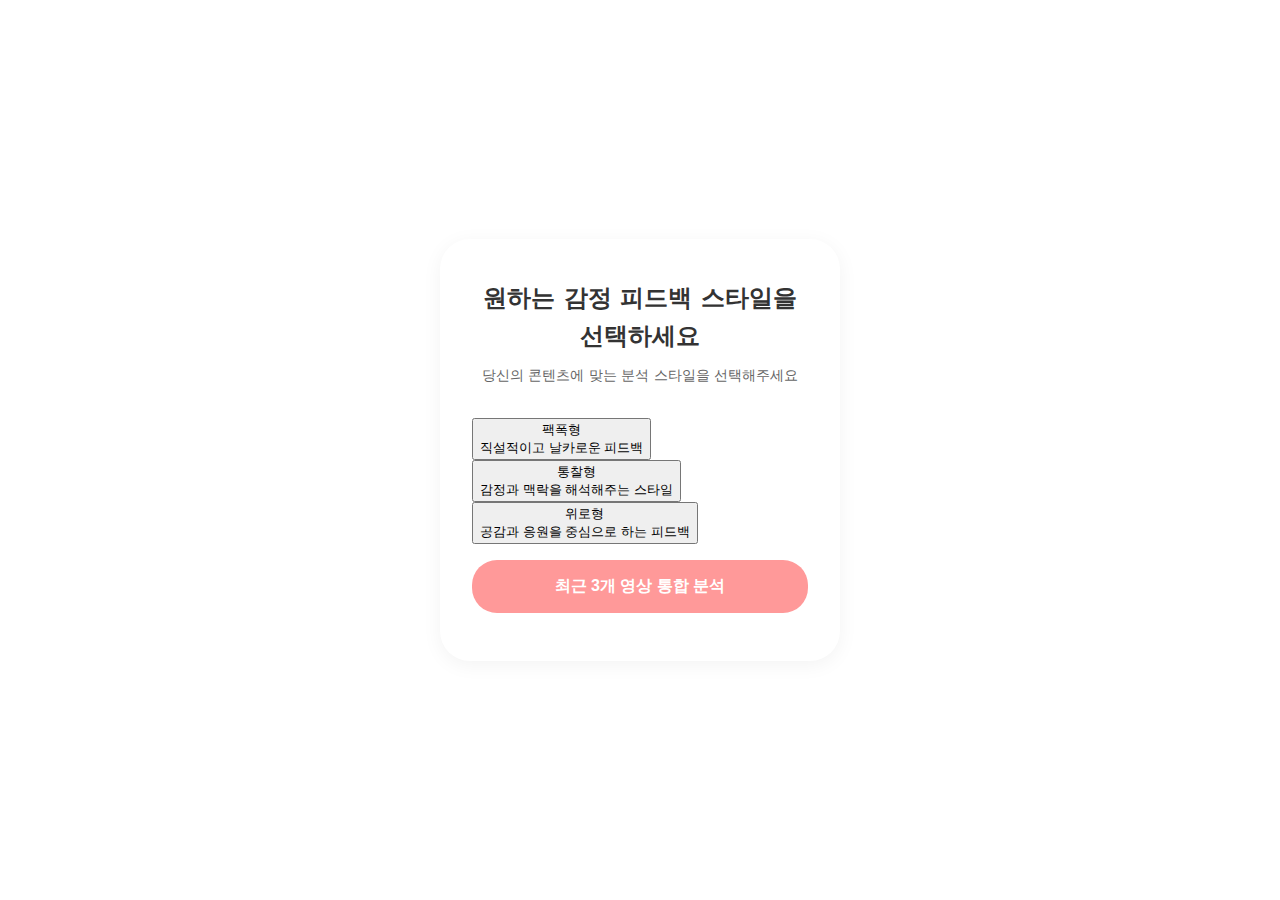
<file: public/index.html>
<!DOCTYPE html>
<html lang="ko">
<head>
  <meta charset="UTF-8">
  <meta name="viewport" content="width=device-width, initial-scale=1.0">
  <title>YouTube 감정 분석 | Mood Check ✨</title>
  <link rel="stylesheet" href="viral-style.css">
</head>
<body>
  <div class="container">
    <div class="card">
      <div class="header">
        <h1>원하는 감정 피드백 스타일을 선택하세요</h1>
        <p>당신의 콘텐츠에 맞는 분석 스타일을 선택해주세요</p>
      </div>

      <div class="style-options">
        <button class="style-button fact-button" onclick="selectStyle('fact')">
          팩폭형
          <div class="style-description">직설적이고 날카로운 피드백</div>
        </button>
        
        <button class="style-button insight-button" onclick="selectStyle('insight')">
          통찰형
          <div class="style-description">감정과 맥락을 해석해주는 스타일</div>
        </button>
        
        <button class="style-button comfort-button" onclick="selectStyle('comfort')">
          위로형
          <div class="style-description">공감과 응원을 중심으로 하는 피드백</div>
        </button>
      </div>

      <div class="action-section">
        <button class="button" onclick="analyzeRecent()">
          최근 3개 영상 통합 분석
        </button>
      </div>
    </div>
  </div>

  <script>
    function selectStyle(style) {
      window.location.href = `/upload.html?style=${style}`;
    }

    function analyzeRecent() {
      fetch('/analyze-recent', {
        method: 'POST'
      })
      .then(response => response.json())
      .then(data => {
        window.location.href = "/combined-result.html";
      })
      .catch(error => {
        console.error('Error:', error);
        alert('분석 중 오류가 발생했습니다.');
      });
    }
  </script>
</body>
</html>
</file>
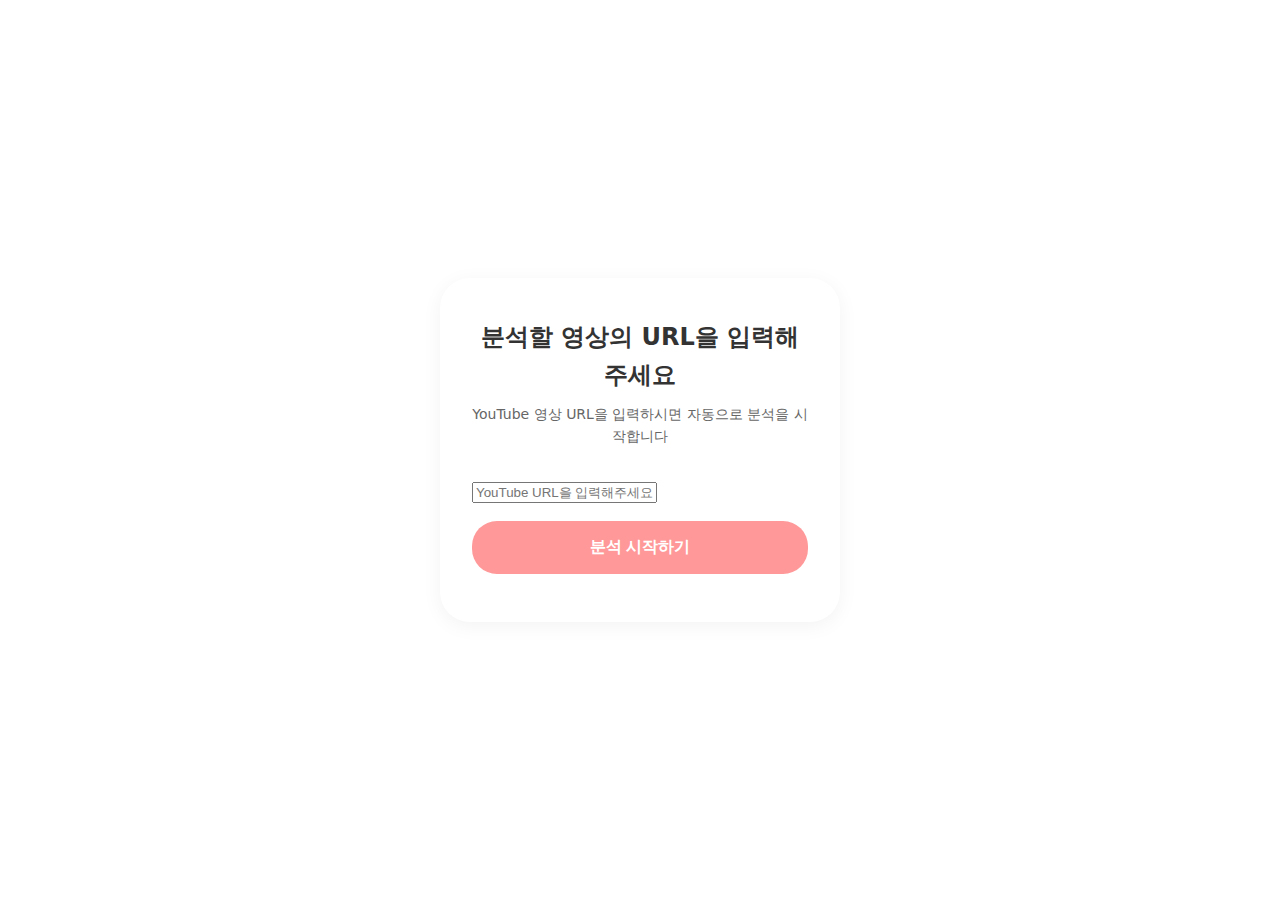
<file: public/upload.html>
<!DOCTYPE html>
<html lang="ko">
<head>
    <meta charset="UTF-8">
    <meta name="viewport" content="width=device-width, initial-scale=1.0">
    <title>영상 업로드 | Mood Check ✨</title>
    <link rel="stylesheet" href="viral-style.css">
</head>
<body>
    <div class="container">
        <div class="card">
            <div class="header">
                <h1>분석할 영상의 URL을 입력해주세요</h1>
                <p>YouTube 영상 URL을 입력하시면 자동으로 분석을 시작합니다</p>
            </div>

            <div class="input-section">
                <input type="url" 
                       id="videoUrl" 
                       class="input-field" 
                       placeholder="YouTube URL을 입력해주세요">
                <div class="error-message" id="errorMessage"></div>
            </div>

            <div class="action-section">
                <button class="button" onclick="analyzeVideo()">분석 시작하기</button>
            </div>

            <div class="loading" id="loading">
                <div class="loading-spinner"></div>
                <p>영상을 분석하고 있습니다...</p>
            </div>
        </div>
    </div>

    <script>
        function analyzeVideo() {
            const videoUrl = document.getElementById('videoUrl').value;
            const loading = document.getElementById('loading');
            const errorMessage = document.getElementById('errorMessage');
            const selectedStyle = getSelectedStyle();

            if (!videoUrl) {
                errorMessage.textContent = 'URL을 입력해주세요';
                errorMessage.style.display = 'block';
                return;
            }

            loading.style.display = 'block';
            errorMessage.style.display = 'none';

            fetch('/analyze', {
                method: 'POST',
                headers: {
                    'Content-Type': 'application/json'
                },
                body: JSON.stringify({ 
                    videoUrl,
                    style: selectedStyle
                })
            })
            .then(response => response.json())
            .then(data => {
                if (data.error) {
                    throw new Error(data.error);
                }
                window.location.href = '/result.html';
            })
            .catch(error => {
                errorMessage.textContent = error.message || '분석 중 오류가 발생했습니다';
                errorMessage.style.display = 'block';
                loading.style.display = 'none';
            });
        }

        function getSelectedStyle() {
            const urlParams = new URLSearchParams(window.location.search);
            return urlParams.get('style') || 'comfort';
        }
    </script>
</body>
</html>
</file>
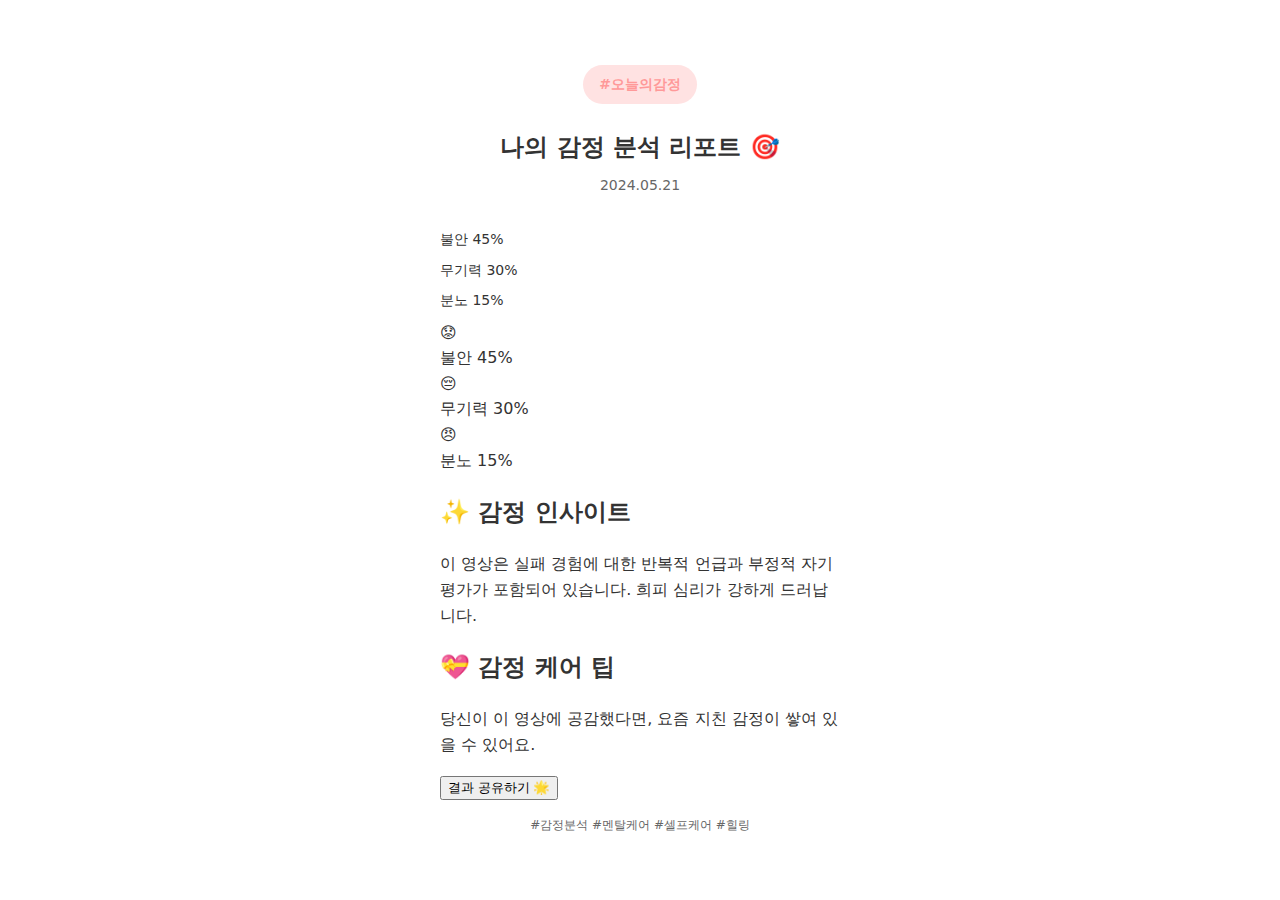
<file: public/viral-style.html>
<!DOCTYPE html>
<html lang="ko">
<head>
    <meta charset="UTF-8">
    <meta name="viewport" content="width=device-width, initial-scale=1.0">
    <title>감정 분석 결과 | Mood Check ✨</title>
    <link rel="stylesheet" href="viral-style.css">
    <link rel="preconnect" href="https://fonts.googleapis.com">
    <link rel="preconnect" href="https://fonts.gstatic.com" crossorigin>
    <link href="https://fonts.googleapis.com/css2?family=Noto+Sans+KR:wght@400;700&display=swap" rel="stylesheet">
</head>
<body>
    <div class="container">
        <div class="result-card">
            <div class="header">
                <div class="tag">#오늘의감정</div>
                <h1>나의 감정 분석 리포트 🎯</h1>
                <p class="subtitle">2024.05.21</p>
            </div>

            <div class="mood-chart">
                <div class="chart-container">
                    <div class="emotion-ring">
                        <div class="emotion-segment anxiety" style="--percentage: 45">
                            <span class="emotion-label">불안 45%</span>
                        </div>
                        <div class="emotion-segment lethargy" style="--percentage: 30">
                            <span class="emotion-label">무기력 30%</span>
                        </div>
                        <div class="emotion-segment anger" style="--percentage: 15">
                            <span class="emotion-label">분노 15%</span>
                        </div>
                    </div>
                </div>
            </div>

            <div class="mood-details">
                <div class="mood-item">
                    <div class="mood-emoji">😟</div>
                    <div class="mood-bar-container">
                        <div class="mood-info">
                            <span class="mood-label">불안</span>
                            <span class="mood-percentage">45%</span>
                        </div>
                        <div class="mood-bar">
                            <div class="mood-progress anxiety" style="width: 45%"></div>
                        </div>
                    </div>
                </div>

                <div class="mood-item">
                    <div class="mood-emoji">😔</div>
                    <div class="mood-bar-container">
                        <div class="mood-info">
                            <span class="mood-label">무기력</span>
                            <span class="mood-percentage">30%</span>
                        </div>
                        <div class="mood-bar">
                            <div class="mood-progress lethargy" style="width: 30%"></div>
                        </div>
                    </div>
                </div>

                <div class="mood-item">
                    <div class="mood-emoji">😠</div>
                    <div class="mood-bar-container">
                        <div class="mood-info">
                            <span class="mood-label">분노</span>
                            <span class="mood-percentage">15%</span>
                        </div>
                        <div class="mood-bar">
                            <div class="mood-progress anger" style="width: 15%"></div>
                        </div>
                    </div>
                </div>
            </div>

            <div class="insight-section">
                <div class="insight-card analysis">
                    <h2>✨ 감정 인사이트</h2>
                    <p>이 영상은 실패 경험에 대한 반복적 언급과 부정적 자기평가가 포함되어 있습니다. 희피 심리가 강하게 드러납니다.</p>
                </div>

                <div class="insight-card feedback">
                    <h2>💝 감정 케어 팁</h2>
                    <p>당신이 이 영상에 공감했다면, 요즘 지친 감정이 쌓여 있을 수 있어요.</p>
                </div>
            </div>

            <div class="share-section">
                <button class="share-button">결과 공유하기 🌟</button>
                <div class="hashtags">
                    #감정분석 #멘탈케어 #셀프케어 #힐링
                </div>
            </div>
        </div>
    </div>
</body>
</html>
</file>
<file: public/viral-style.css>
/* 공통 스타일 */
:root {
    --primary-color: #FF9999;
    --background-color: #ffffff;
    --card-background: #ffffff;
    --text-primary: #333333;
    --text-secondary: #666666;
    --border-radius: 30px;
    --shadow: 0 4px 20px rgba(0, 0, 0, 0.05);
}

/* 기본 스타일 */
body {
    font-family: 'Pretendard', -apple-system, BlinkMacSystemFont, system-ui, Roboto, sans-serif;
    background-color: var(--background-color);
    color: var(--text-primary);
    line-height: 1.6;
    margin: 0;
    padding: 0;
    min-height: 100vh;
    display: flex;
    align-items: center;
    justify-content: center;
}

.container {
    width: 100%;
    max-width: 400px;
    padding: 1rem;
}

/* 카드 스타일 */
.card {
    background: var(--card-background);
    border-radius: var(--border-radius);
    padding: 2rem;
    box-shadow: var(--shadow);
}

/* 태그 스타일 */
.tag {
    display: inline-block;
    background-color: #FFE2E2;
    color: var(--primary-color);
    padding: 0.5rem 1rem;
    border-radius: 20px;
    font-size: 0.875rem;
    font-weight: 600;
    margin-bottom: 1rem;
}

/* 헤더 스타일 */
.header {
    text-align: center;
    margin-bottom: 2rem;
}

.header h1 {
    font-size: 1.5rem;
    margin: 0.5rem 0;
    color: var(--text-primary);
}

.header p {
    color: var(--text-secondary);
    font-size: 0.875rem;
    margin: 0.5rem 0;
}

/* 감정 차트 스타일 */
.emotion-chart {
    margin: 2rem 0;
    padding: 1rem;
}

.emotion-item {
    display: flex;
    align-items: center;
    margin: 1rem 0;
}

.emotion-emoji {
    width: 2rem;
    text-align: center;
    font-size: 1.25rem;
    margin-right: 1rem;
}

.emotion-info {
    flex: 1;
}

.emotion-bar-container {
    flex: 1;
}

.emotion-label {
    display: flex;
    justify-content: space-between;
    margin-bottom: 0.5rem;
    font-size: 0.875rem;
}

.emotion-percentage {
    color: var(--text-secondary);
}

.emotion-bar {
    height: 0.5rem;
    background-color: #f0f0f0;
    border-radius: 0.25rem;
    overflow: hidden;
}

.emotion-progress {
    height: 100%;
    background-color: var(--primary-color);
    border-radius: 0.25rem;
    transition: width 0.8s ease;
}

/* 분석 결과 섹션 */
.analysis-section {
    background-color: #f9f9f9;
    border-radius: 20px;
    padding: 1.5rem;
    margin: 1rem 0;
}

.analysis-section h3 {
    font-size: 1rem;
    margin-bottom: 1rem;
    color: var(--text-primary);
}

.analysis-section p {
    font-size: 0.875rem;
    color: var(--text-secondary);
    margin: 0.5rem 0;
}

/* 버튼 스타일 */
.button {
    width: 100%;
    padding: 1rem;
    background: #FF9999;
    color: white;
    border: none;
    border-radius: 25px;
    font-size: 1rem;
    font-weight: 600;
    cursor: pointer;
    transition: transform 0.2s ease;
    margin: 1rem 0;
}

.button:hover {
    transform: translateY(-2px);
}

/* 해시태그 스타일 */
.hashtags {
    text-align: center;
    color: var(--text-secondary);
    font-size: 0.75rem;
    margin-top: 1rem;
}

/* 로딩 인디케이터 */
.loading {
    text-align: center;
    padding: 1rem;
    display: none;
}

.loading p {
    color: var(--text-secondary);
    font-size: 0.875rem;
    margin-top: 1rem;
}

/* 에러 메시지 */
.error-message {
    color: #ff4444;
    font-size: 0.875rem;
    margin-top: 0.5rem;
    display: none;
}

/* 반응형 디자인 */
@media (max-width: 480px) {
    .container {
        padding: 0.5rem;
    }
    
    .card {
        padding: 1.5rem;
    }
    
    .header h1 {
        font-size: 1.25rem;
    }
}
</file>
